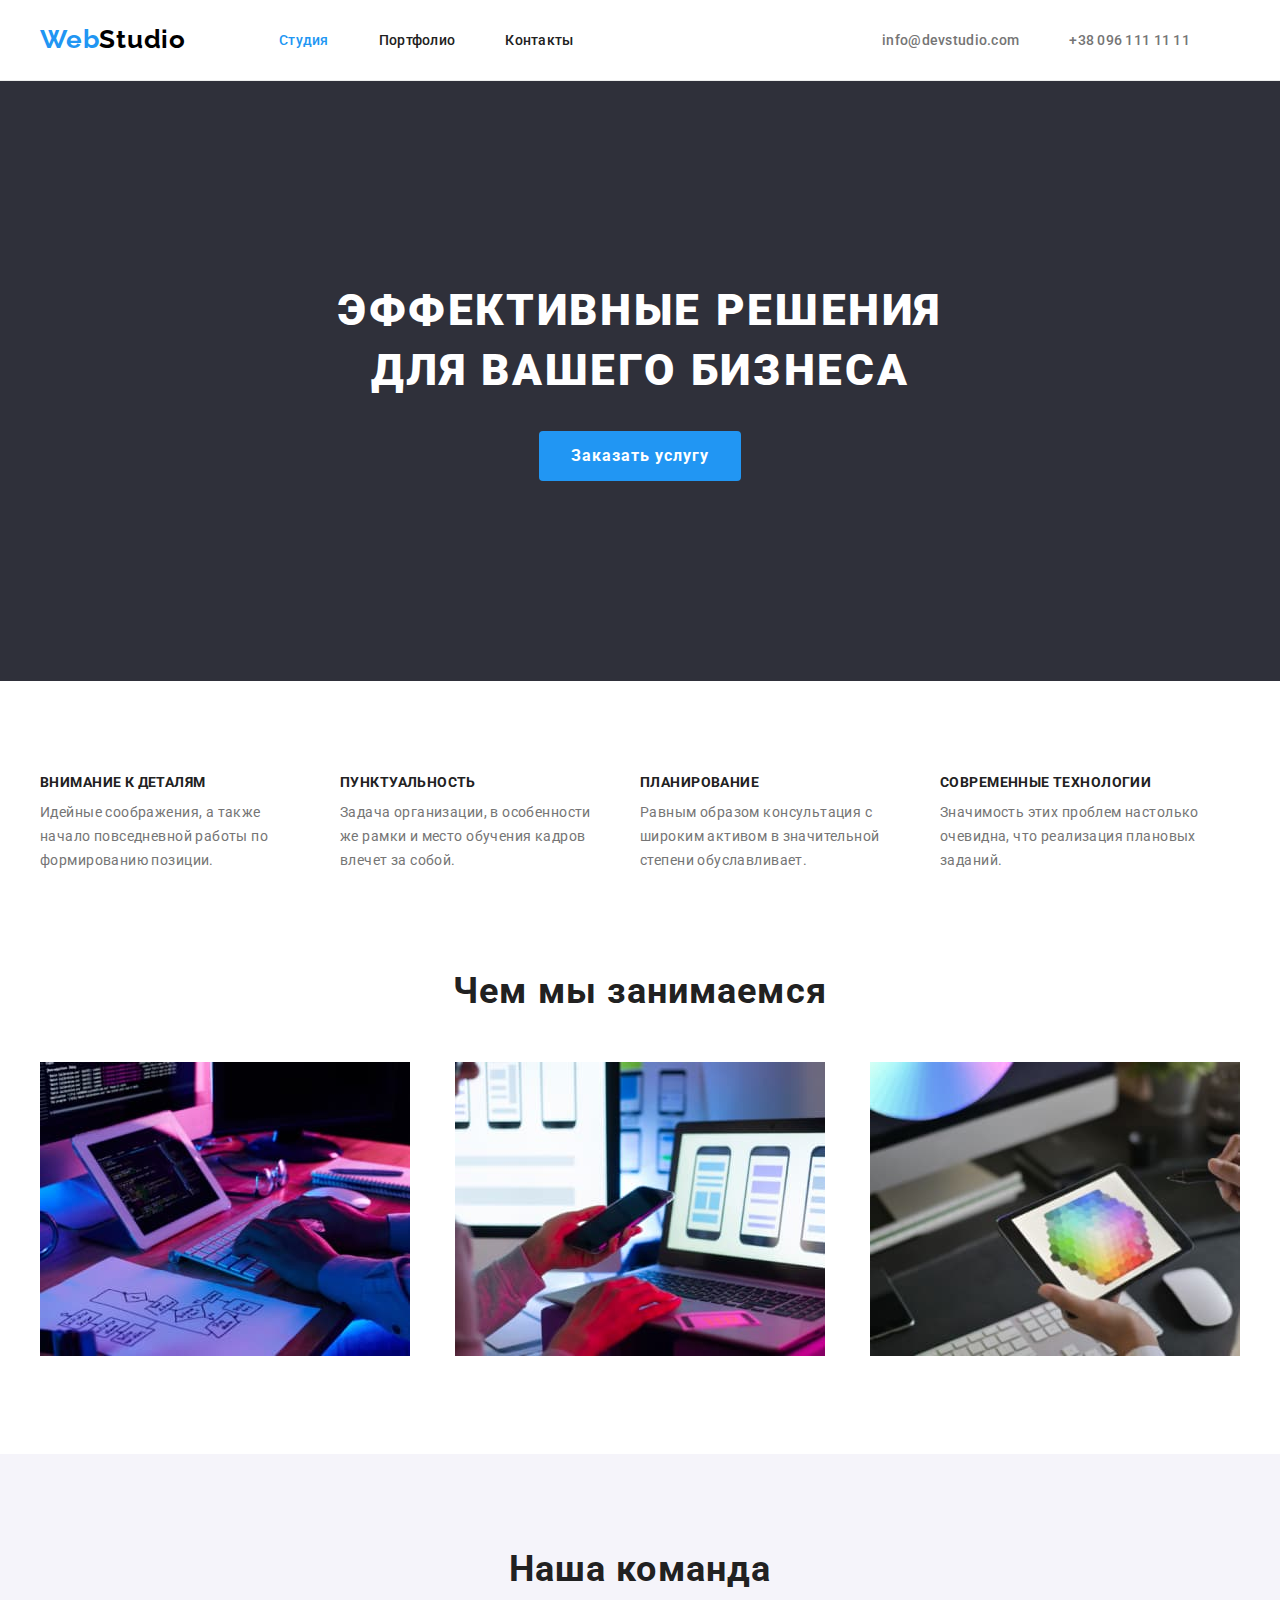
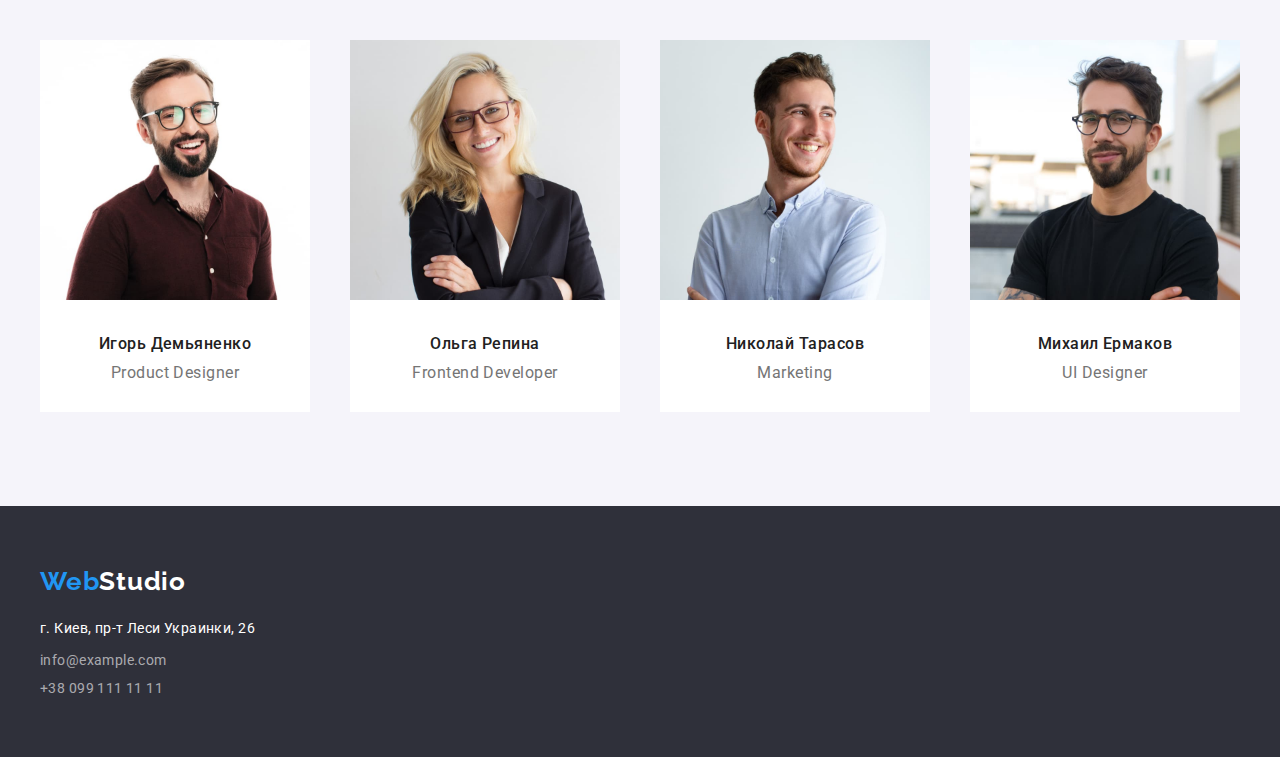
<file: index.html>
<!DOCTYPE html>
<html lang="ru">
<head>
    <meta charset="UTF-8">
    <meta http-equiv="X-UA-Compatible" content="IE=edge">
    <meta name="viewport" content="width=device-width, initial-scale=1.0">
    <link href="https://fonts.googleapis.com/css2?family=Raleway:wght@700&family=Roboto:wght@400;500;700;900&display=swap"
    rel="stylesheet">
    <title>webstudio</title>
    <link 
        rel="stylesheet" 
        href="https://cdnjs.cloudflare.com/ajax/libs/modern-normalize/1.1.0/modern-normalize.min.css"
        integrity="sha512-wpPYUAdjBVSE4KJnH1VR1HeZfpl1ub8YT/NKx4PuQ5NmX2tKuGu6U/JRp5y+Y8XG2tV+wKQpNHVUX03MfMFn9Q=="
        crossorigin="anonymous" 
        referrerpolicy="no-referrer"
    />
    <link rel="stylesheet" href="./css/styles.css">
</head>
<body>
    <!-- Шапка-->

    <header class="page-header">
        <div class="container">
        <nav class="header-nav">
            <a href="/" lang="en" class="logo link"><span class="logo-part link">Web</span>Studio</a>

        <ul class="site-nav">
            <li class="header-item"><a href="./index.html" class="link current">Студия</a></li>
            <li class="header-item"><a href="./portfolio.html" class="link">Портфолио</a></li>
            <li class="header-item"><a href="" class="link">Контакты</a></li>
        </ul>
        </nav>

    <ul class="header-contacts">
        <li><a href="mailto:info@devstudio.com" class="contact-list-header link">info@devstudio.com</a></li>
        <li><a href="tel:+380961111111" class="contact-list-header link">+38 096 111 11 11</a></li>
    </ul>
    </div>
    </header>
    <!--Герой-->
    <main>    
        <section class="hero">
            <div class="container">
                <h1 class="hero-title">Эффективные решения для вашего бизнеса</h1>
                <button type="button" class="button-title">Заказать услугу</button>
            </div>
        </section>
    <!--Преимущества-->
     <section class="features">
         <div class="container">
         <h2 class="visually-hidden">Наши преимущества</h2>
         <ul class="feature-title">
             <li class="feature-item-list">
                <h3 class="feature-item">Внимание к деталям</h3>
                <p class="feature-list">Идейные соображения, а также начало повседневной работы по формированию позиции.</p>
            </li>
            <li class="feature-item-list">
                <h3 class="feature-item">Пунктуальность</h3>
                <p class="feature-list">Задача организации, в особенности же рамки и место обучения кадров влечет за собой.</p>
            </li>
            <li class="feature-item-list">
                <h3 class="feature-item">Планирование</h3>
                <p class="feature-list">Равным образом консультация с широким активом в значительной степени обуславливает.</p>
            </li>
            <li class="feature-item-list"> 
                <h3 class="feature-item">Современные технологии</h3>
                <p class="feature-list">Значимость этих проблем настолько очевидна, что реализация плановых заданий.</p>
            </li>
         </ul>
        </div>
     </section>
     <!--о нас-->
    <section class="about">
        <div class="container">
        <h2 class="section-title">Чем мы занимаемся</h2>
        <ul class="section-items">
            <li class="section-img"><img src="./images/1.jpg" width="370" height="294" alt="две руки на клавиатуре,лист со схемой,монитор,планшет,очки,блокнот"></li>
            <li class="section-img"><img src="./images/2.jpg" width="370" height="294" alt="создание макета мобильной версии сайта"></li>
            <li class="section-img"><img src="./images/3.jpg" width="370" height="294" alt="стилус и планшет с палитрой в руках на фоне клавиатуры и компьютера"></li>
        </ul>
        </div>
    </section>
    <!--Сотрудники-->
    <section class="employees">
        <div class="container">
        <h2 class="team-title">Наша команда</h2>
     <ul class="employees-items">
        <li class="employee-list"> 
            <img src="./images/product_designer.jpg" width="270" height="260" alt="мужчина бородатый в очках в бордовой рубашке">
            <div class="caption-job">
            <h3 class="caption">Игорь Демьяненко</h3>
            <p lang="en" class="job-title">Product Designer</p>
            </div>
        </li>
        <li class="employee-list"> 
            <img src="./images/frontend_dev.jpg" width="270" height="260" alt="девушка блондинка в очках и пиджаке">
            <div class="caption-job">
            <h3 class="caption">Ольга Репина</h3>
            <p lang="en" class="job-title">Frontend Developer</p>
            </div>
        </li>
        <li class="employee-list">
            <img src="./images/marketing.jpg" width="270" height="260" alt="светлый мужчина в светлой рубашке">
            <div class="caption-job">
            <h3 class="caption">Николай Тарасов</h3>
            <p lang="en" class="job-title">Marketing</p>
            </div>
        </li>
        <li class="employee-list">
            <img src="./images/ul_designer.jpg" width="270" height="260" alt="мужчина брюнет в очках бородатый">
            <div class="caption-job">
            <h3 class="caption">Михаил Ермаков</h3>
            <p lang="en" class="job-title">UI Designer</p>
            </div>
        </li>
     </ul>
    </div>
    </section>
    </main>
<footer class="page-footer">
    <div class="container">
        <div class="footer-logo-main">
    <a href="/" lang="en" class="logo link"><span class="logo-part link">
        Web</span><span class="footer-logo">Studio</span></a>
        </div>
    <address>
        <ul class="footer-list">
            <li class="footer-list-item">
                <a href="https://goo.gl/maps/MhNTVuYmyWMfQof16" target="_blank" rel="nooper nofollow norereferrer" class="address link">г. Киев, пр-т Леси Украинки, 26</a> 
            </li>
            <li class="footer-list-item">
                <a href="mailto:info@example.com" class="contact-list link">info@example.com</a>
            </li>
            <li class="footer-list-item">
                <a href="tel:+380991111111" class="contact-list link">+38 099 111 11 11</a>
            </li>
        </ul>
    </address>
    </div>
</footer>
</body>
</html>
</file>
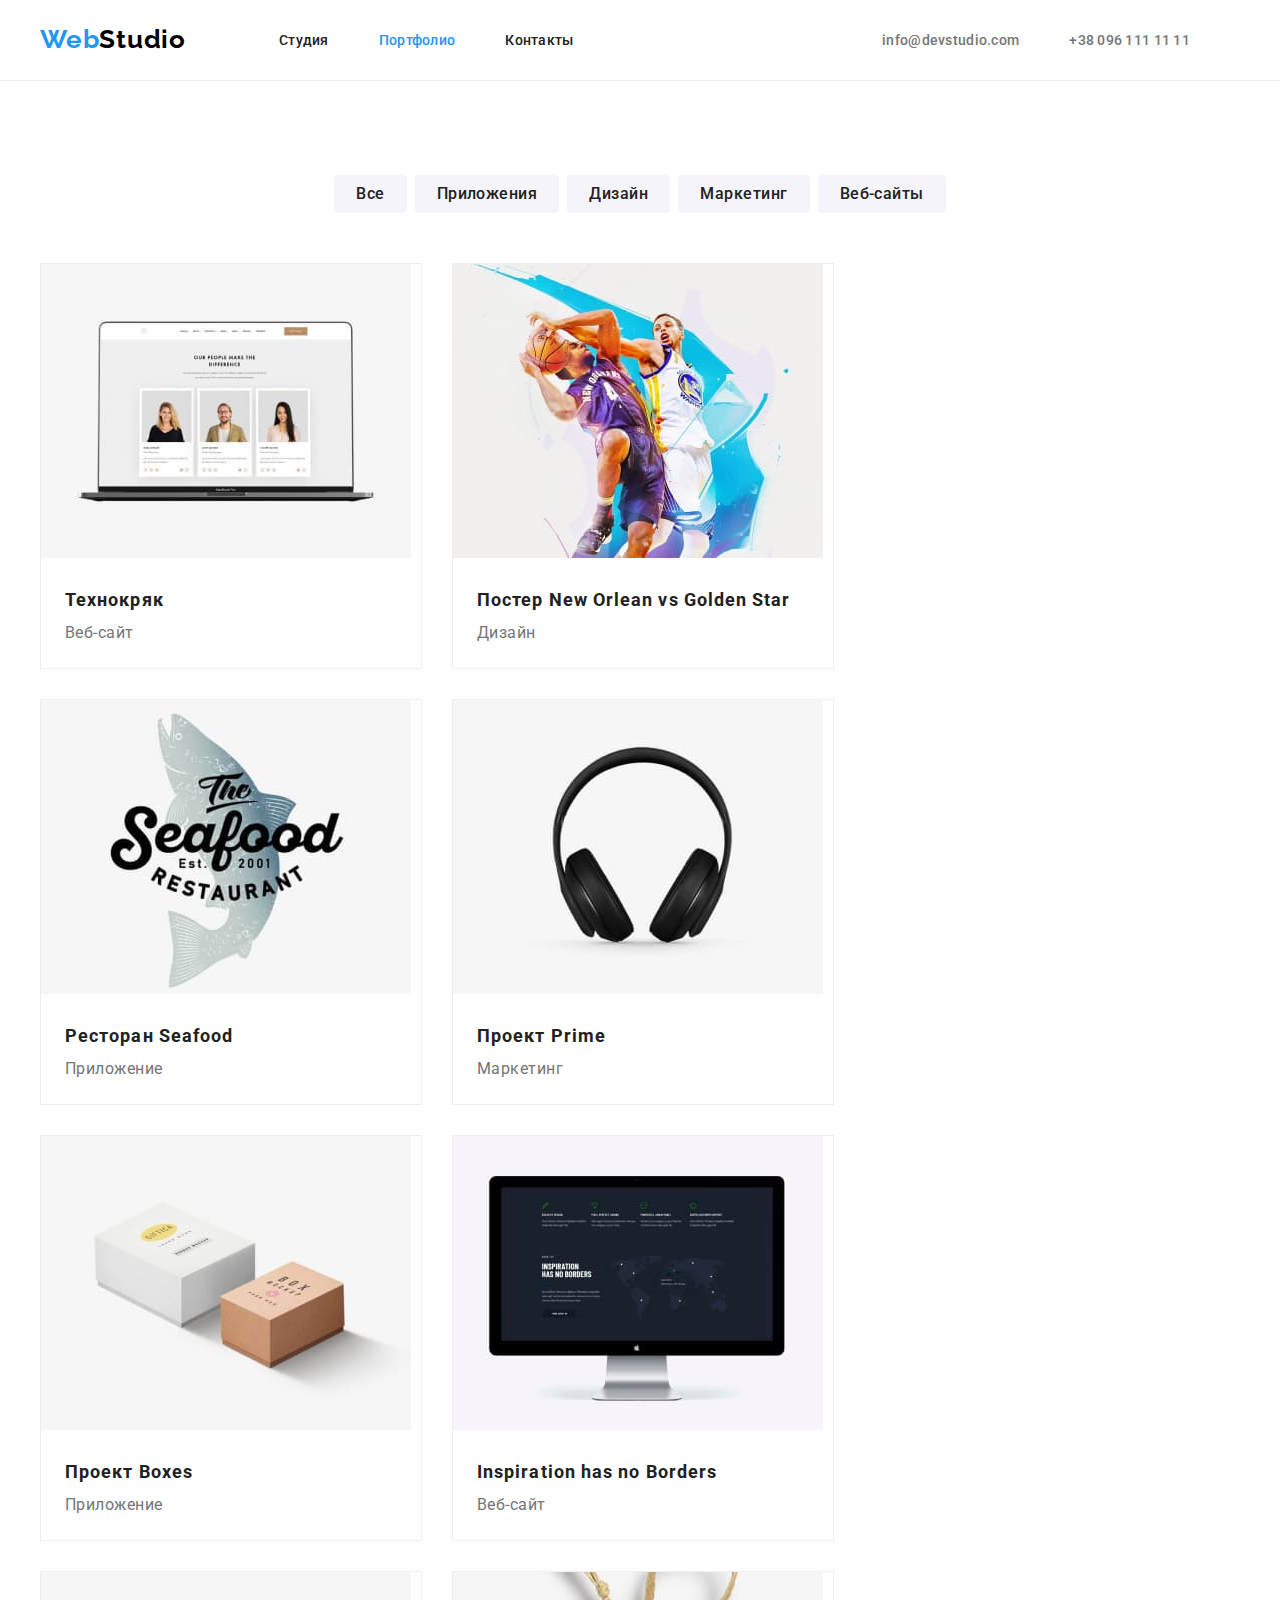
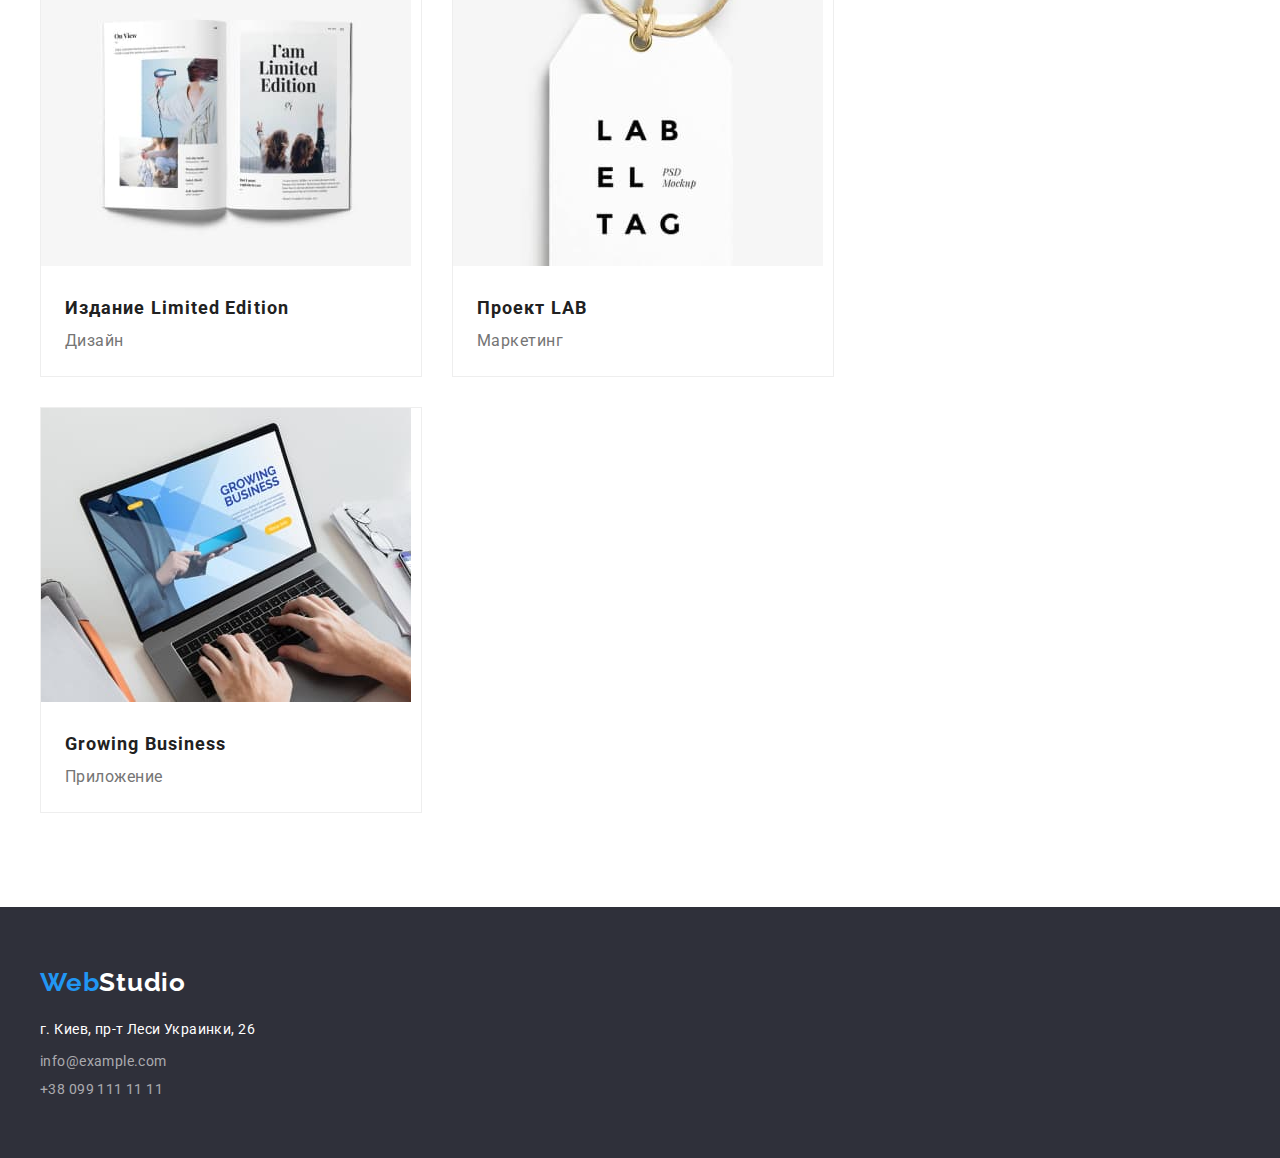
<file: portfolio.html>
<!DOCTYPE html>
<html lang="ru">

<head>
    <meta charset="UTF-8">
    <meta http-equiv="X-UA-Compatible" content="IE=edge">
    <meta name="viewport" content="width=device-width, initial-scale=1.0">
    <link
        href="https://fonts.googleapis.com/css2?family=Raleway:wght@700&family=Roboto:wght@400;500;700;900&display=swap"
        rel="stylesheet">
    <title>webstudio</title>
    <link rel="stylesheet" href="https://cdnjs.cloudflare.com/ajax/libs/modern-normalize/1.1.0/modern-normalize.min.css"
        integrity="sha512-wpPYUAdjBVSE4KJnH1VR1HeZfpl1ub8YT/NKx4PuQ5NmX2tKuGu6U/JRp5y+Y8XG2tV+wKQpNHVUX03MfMFn9Q=="
        crossorigin="anonymous" referrerpolicy="no-referrer" />
    <link rel="stylesheet" href="./css/styles.css">
</head>

<body>
    <!-- Шапка-->
    <header class="page-header">
        <div class="container">
            <nav class="header-nav">
                <a href="/" lang="en" class="logo link"><span class="logo-part link">Web</span>Studio</a>
    
                <ul class="site-nav">
                    <li class="header-item"><a href="./index.html" class="link">Студия</a></li>
                    <li class="header-item"><a href="./portfolio.html" class="link current">Портфолио</a></li>
                    <li class="header-item"><a href="" class="link">Контакты</a></li>
                </ul>
            </nav>
    
            <ul class="header-contacts">
                <li><a href="mailto:info@devstudio.com" class="contact-list-header link">info@devstudio.com</a></li>
                <li><a href="tel:+380961111111" class="contact-list-header link">+38 096 111 11 11</a></li>
            </ul>
        </div>
    </header>
<main> 
    <section class="portfolio-section">
        <div class="container">
            <h1 class="visually-hidden">Наши проекты</h1>
            <ul class="hero-list">
                <li class="hero-item"><button type="button" class="hero-button current">Все</button></li>
                <li class="hero-item"><button type="button" class="hero-button">Приложения</button></li>
                <li class="hero-item"><button type="button" class="hero-button">Дизайн</button></li>
                <li class="hero-item"><button type="button" class="hero-button">Маркетинг</button></li>
                <li class="hero-item"><button type="button" class="hero-button">Веб-сайты</button></li>
            </ul>
            <ul class="exemples-list">
                <li class="exemples-item">
                    <img src="./images/projectsimg/technokriack.jpg" alt="открытый ноутбук">
                    <div class="sample-caption">
                        <h3 class="exemple-caption">Технокряк</h3>
                        <p class="exemple-type">Веб-сайт</p>
                    </div>
                </li>
                <li class="exemples-item">
                    <img src="./images/projectsimg/basketposter.jpg" alt="два баскетболиста борются за мяч">
                    <div class="sample-caption">
                        <h3 class="exemple-caption">Постер <span lang="en">New Orlean vs Golden Star</span></h3>
                        <p class="exemple-type">Дизайн</p>
                    </div>
                </li>
                <li class="exemples-item">
                    <img src="./images/projectsimg/restaurantseafood.jpg" alt="логотип ресторана с нарисованой рыбой на фоне">
                    <div class="sample-caption">
                        <h3 class="exemple-caption">Ресторан <span lang="en">Seafood</span></h3>
                        <P class="exemple-type">Приложение</P>
                    </div>
                </li>
                <li class="exemples-item">
                    <img src="./images/projectsimg/primeearpods.jpg" alt="черные наушники большие">
                    <div class="sample-caption">
                        <h3 class="exemple-caption">Проект <span lang="en">Prime</span></h3>
                        <p class="exemple-type">Маркетинг</p>
                    </div>
                </li>
                <li class="exemples-item">
                    <img src="./images/projectsimg/boxes.jpg" alt="две коробки белая и бежевая">
                    <div class="sample-caption">
                        <h3 class="exemple-caption">Проект <span lang="en">Boxes</span></h3>
                        <p class="exemple-type">Приложение</p>
                    </div>
                </li>
                <li class="exemples-item">
                    <img src="./images/projectsimg/inspirationmac.jpg" alt="imac компьютер на белом фоне">
                    <div class="sample-caption">    
                        <h3 lang="en" class="exemple-caption">Inspiration has no Borders</h3>
                        <p class="exemple-type">Веб-сайт</p>
                    </div>
                </li>
                <li class="exemples-item">
                    <img src="./images/projectsimg/limitededition.jpg" alt="открытая книга с фотографиями девушек и текстом">
                    <div class="sample-caption">
                        <h3 class="exemple-caption">Издание <span lang="en">Limited Edition</span></h3>
                        <p class="exemple-type">Дизайн</p>
                    </div>
                </li>
                <li class="exemples-item">
                    <img src="./images/projectsimg/labproject.jpg" alt="бирка подвешена на бежевой веревке">
                    <div class="sample-caption">    
                        <h3 class="exemple-caption">Проект <span lang="en">LAB</span></h3>
                        <p class="exemple-type">Маркетинг</p>
                    </div>
                </li>
                <li class="exemples-item">
                    <img src="./images/projectsimg/businesgrow.jpg" alt="открытый ноутбук с руками на клавиатуре">
                    <div class="sample-caption">
                        <h3 lang="en" class="exemple-caption">Growing Business</h3>
                        <p class="exemple-type">Приложение</p>
                    </div>
                </li>
        </ul>
        </div>
    </section>
</main>
<footer class="page-footer">
    <div class="container">
        <div class="footer-logo-main">
            <a href="/" lang="en" class="logo link"><span class="logo-part link">
                    Web</span><span class="footer-logo">Studio</span></a>
        </div>
        <address>
            <ul class="footer-list">
                <li class="footer-list-item">
                    <a href="https://goo.gl/maps/MhNTVuYmyWMfQof16" target="_blank" rel="nooper nofollow norereferrer"
                        class="address link">г. Киев, пр-т Леси Украинки, 26</a>
                </li>
                <li class="footer-list-item">
                    <a href="mailto:info@example.com" class="contact-list link">info@example.com</a>
                </li>
                <li class="footer-list-item">
                    <a href="tel:+380991111111" class="contact-list link">+38 099 111 11 11</a>
                </li>
            </ul>
        </address>
    </div>
</footer>
</body>

</html>
</file>
<file: css/styles.css>
/* цвет основного текста #757575; */
/* вторичный цвет текста #212121; */
/* не основной цвет фона (сверху и футер) темно-серый #2F303A; */
/* основной цвет фона (мэин) белый #E5E5E5; */

:root {
    --primary-text-color: #757575;
    --tittle-text-color: #212121;
    --accent-color: #2196F3;
    --primary-bg-color: #ffffff;
}

html {
    box-sizing: border-box;
}

body {
    background-color: var(--primary-bg-color);
    color: var(--primary-text-color);
    font-family: Roboto, sans-serif;
    margin: 0;
}

p,
h1,
h2,
h3,
h4,
h5,
h6 {
    font-family: Roboto;
    margin: 0;
}

ul {
    list-style: none;
    padding: 0;
    margin: 0;
}

img {
    max-width: 100%;
}

.link {
    text-decoration: none;
 }

.list {
    list-style: none;    
}

.container {
    width: 1200px;
    padding-left: 15px;
    padding-right: 15px;
    margin: auto;
}

/* header */

/* ----------logo---------- */

.logo {
    font-family: "Raleway", sans-serif;
    font-style: normal;
    font-weight: 700;
    color: #000000;
    font-size: 26px;
    line-height: 1.19;
    letter-spacing: 0.03em;

    margin-right: 93px;
}

.logo-part {
    color: var(--accent-color);
    letter-spacing: 0.03em;
}

.footer-logo {
    color: #ffffff;
    background-color: #2f303a;
    letter-spacing: 0.03em;
}

/* ------site nav------ */
.site-nav .link {
    font-style: normal;
    font-weight: 500;
    font-size: 14px;
    line-height: 1.14;
    color: var(--tittle-text-color);
    letter-spacing: 0.02em;
}

.site-nav .link:hover,
.site-nav .link:focus {
    color: var(--accent-color);
}

.site-nav .link.current {
    color: var(--accent-color);
}

.site-nav {
    display: flex;
    align-items: center;
}

.site-nav {
    margin: 0;
}

.header-item:not(:last-child) {
    margin-right: 50px;
}

.page-header .container {
    display: flex;
    align-items: center;

}

.page-header {
    padding-top: 24px;
    padding-bottom: 25px;
    border-bottom: 1px solid #ECECEC;
}

.header-nav {
    display: flex;
}


.header-contacts{
    display: flex;
    margin: 0;
    margin-left: auto;
    justify-content: end;
}

.contact-list-header {
    font-weight: 500;
    font-size: 14px;
    line-height: 1.14px;
    letter-spacing: 0.02em;
    color: var(--primary-text-color);
    
    margin-right: 50px;
}

.contact-list-header:hover,
.contact-list-header:focus {
    color: var(--accent-color);
}

.contact-list {
    font-style: normal;
    font-weight: 400;
    font-size: 14px;
    line-height: 1.71px;
    letter-spacing: 0.03em;
    color: rgba(255, 255, 255, 0.6);;
}

.contact-list:hover,
.contact-list:focus {
    color: var(--accent-color);
}

/* ------герой------ */

.hero {
    background-color: #2F303A;
    
    padding-top: 200px;
    padding-bottom: 200px;
}

.hero-title {
    font-weight: 900;
    font-size: 44px;
    line-height: 1.36;
    text-align: center;
    letter-spacing: 0.06em;
    text-transform: uppercase;
    color: #ffffff;
    
    width: 696px;
    height: 120px;
    align-items: center;
    margin: auto;
    margin-bottom: 30px;
}


.button-title {
    font-family: inherit;
    font-style: normal;
    font-weight: 700;
    font-size: 16px;
    line-height: 1.88;
    display: flex;
    align-items: center;
    text-align: center;
    letter-spacing: 0.06em;
    cursor: pointer;
    color: #ffffff;
    background-color: #2196f3;
    
    min-width: 200px;
    height:50px;
    padding: 10px 32px;
    margin: auto;
    border-radius: 4px;
    border: transparent;
}


.button-title:hover,
.button-title:focus {
    opacity: 0.5;   
}

/* ------преимущества------ */

.features {
    padding-top: 94px;
}

.feature-title {
    display: flex;
    margin-top: 0;
    margin-bottom: 0;
}

.feature-item-list {
    width: 270px;
    height: 101px;
}

.feature-item-list:not(:last-child) {
    margin-right: 30px;
}

.visually-hidden {
    position: absolute;
    white-space: nowrap;
    width: 1px;
    height: 1px;
    overflow: hidden;
    border: 0;
    padding: 0;
    clip: rect(0 0 0 0);
    clip-path: inset(50%);
    margin: -1px;
}   

.feature-item {
    font-style: normal;
    font-weight: 700;
    font-size: 14px;
    line-height: 1.14;
    letter-spacing: 0.03em;
    text-transform: uppercase;
    color: var(--tittle-text-color);
    margin-bottom: 10px;
}

.feature-list {
    font-weight: 400;
    font-size: 14px;
    line-height: 1.71;
    letter-spacing: 0.03em;
}

/* ------о нас------ */

.about {
        padding-top: 94px;
        padding-bottom: 94px;
}

.section-items {
    display: flex;
    justify-content: space-between;
    margin: 0;
}

.section-title,
.team-title {
    font-style: normal;
    font-weight: 700;
    font-size: 36px;
    line-height: 1.17;
    text-align: center;
    letter-spacing: 0.03em;
    color: var(--tittle-text-color);
    margin-bottom: 50px;
}

.section-img:not(:last-child) {
    margin-right: 30px;
    /* flex-basis: calc(100%/3) */
}

/* ------сотрудники------ */

.employees {
    background-color: #F5F4FA;
    padding-top: 94px;
    padding-bottom: 94px;
}

.employees-items {
    display: flex;
    justify-content: space-between;
    margin: 0;
}

.employee-list {
    background-color: var(--primary-bg-color);
}

.employee-list:not(:last-child) {
    margin-right: 30px;
}

.caption {
    font-weight: 500;
    font-size: 16px;
    line-height: 1.19;
    letter-spacing: 0.03em;
    color: var(--tittle-text-color);
    margin-bottom: 10px;
}

.job-title {
    font-size: 16px;
    line-height: 1.19;
    letter-spacing: 0.03em;
}

.caption-job {
    text-align: center;
    padding-top: 30px;
    padding-bottom: 30px;
}


/* ------footer------ */
.page-footer {
    background-color: #2f303a;
    padding-top: 60px;
    padding-bottom: 60px;
}

.footer-list {
    display: block;
    margin-top: 20px;

}

.footer-list-item:not(:last-child) {
    margin-bottom: 9px;
}

.address {
    font-style: normal;
    font-weight: 400;
    font-size: 14px;
    line-height: 1.71;
    letter-spacing: 0.03em;
    color: #ffffff;
}


/* =======PORTFOLIO======== */

.portfolio-section {
    padding-top: 94px;
    padding-bottom: 94px;
}

.hero-button {
    font-family: inherit;
    font-weight: 500;
    font-size: 16px;
    line-height: 1.62;
    cursor: pointer;
    letter-spacing: 0.03em;
    color: var(--tittle-text-color);
    background: #f5f4fa;

    padding: 6px 22px;
}  

.hero-button:hover,
.hero-button:focus,
.hero-button .current {
    color: #ffffff;
    background-color: #2196f3;
}


.hero-list {
    display: flex;
    justify-content: center;
    margin-bottom: 50px;
}
.hero-button {
    border-radius: 4px;
    border: transparent;
}

.hero-item:not(:last-child)  {
    margin-right: 8px;
}

.sample-caption {
    padding-top: 20px;
    padding-bottom: 20px;
    padding-left: 24px;
    padding-right: 24px;
    /* border: 1px solid #EEEEEE; */
}

.exemple-caption {
    font-size: 18px;
    line-height: 2;
    color: var(--tittle-text-color);
    letter-spacing: 0.06em;
}

.exemple-type {
    font-size: 16px;
    line-height: 1.88;
    letter-spacing: 0.03em;
    color: var(--primary-text-color);
}

.exemples-list {
    display: flex;
    flex-wrap: wrap;
    margin: -15px;
}


.exemples-item {
    flex-basis: calc(100% / 3 - 30px) ;
    margin: 15px;
    border: 1px solid #EEEEEE;
}
</file>
